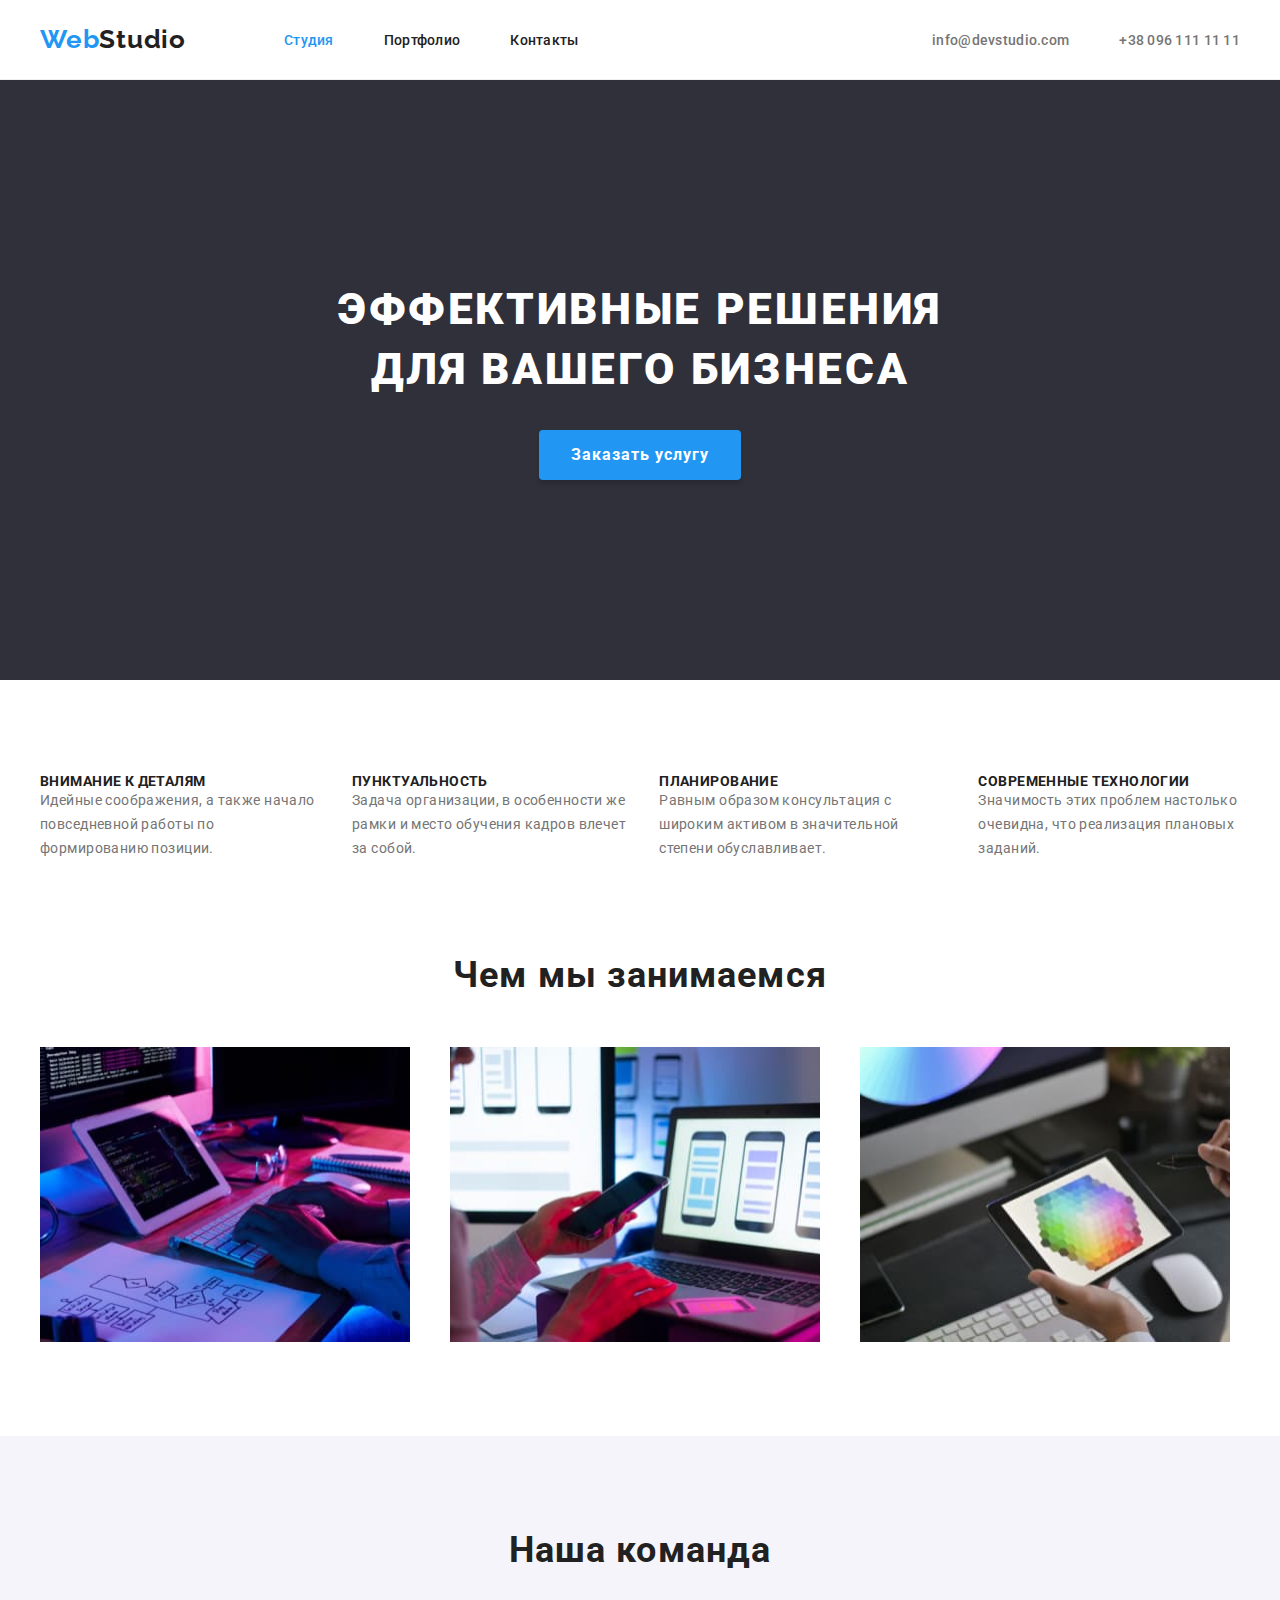
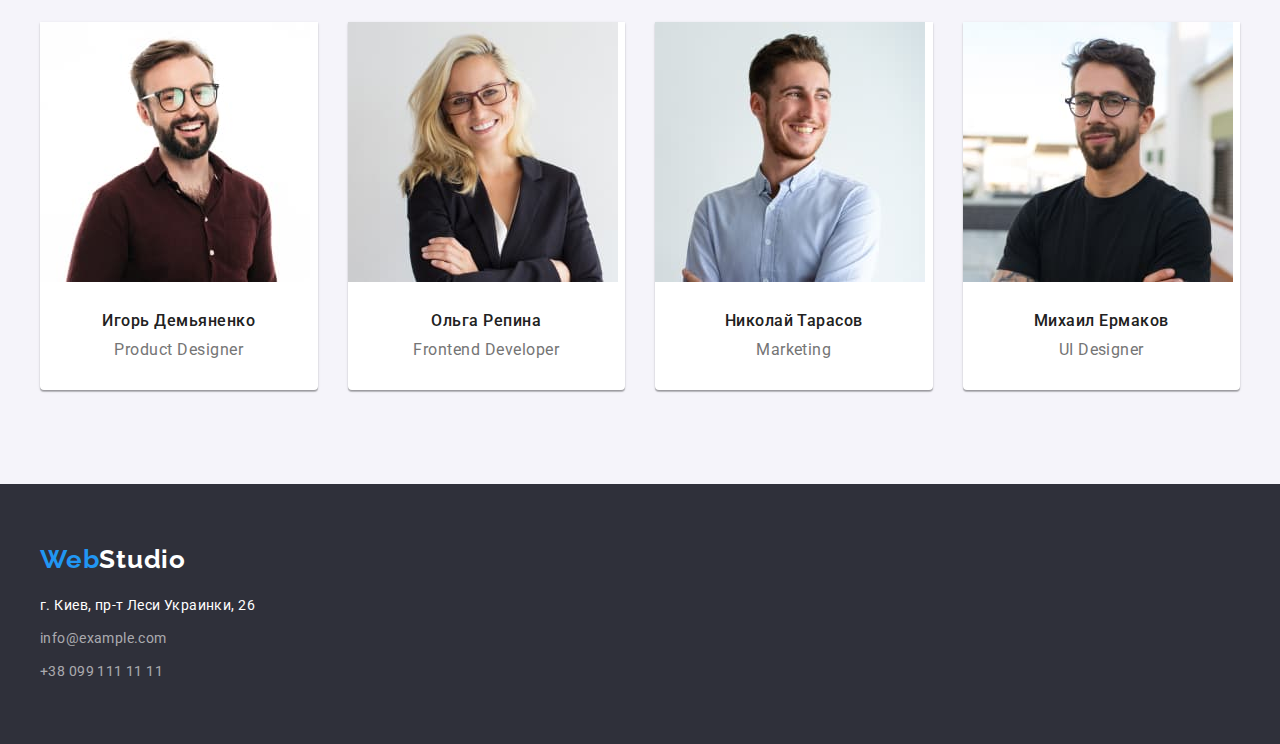
<file: index.html>
<!DOCTYPE html>
<html lang="ru">
  <head>
    <meta charset="UTF-8" />
    <meta http-equiv="X-UA-Compatible" content="IE=edge" />
    <meta name="viewport" content="width=device-width, initial-scale=1.0" />
    <title>Студия</title>
    <link
      rel="stylesheet"
      href="https://cdnjs.cloudflare.com/ajax/libs/modern-normalize/1.0.0/modern-normalize.min.css"
      integrity="sha512-ISS7cAi1PEhQ8jnbJpJZMd29NlhNj4AWYyLOSp2CE/CsHxTCu+r+t0D2yoJudVrd0/8fTVPUVDzY5Tvli75u/g=="
      crossorigin="anonymous"
    />
    <link
      href="https://fonts.googleapis.com/css2?family=Raleway:wght@700&family=Roboto:wght@400;500;700;900&display=swap"
      rel="stylesheet"
    />
    <link rel="preconnect" href="https://fonts.gstatic.com" />
    <link rel="stylesheet" href="./css/styles.css" />
  </head>

  <body>
    <header class="header">
      <div class="container header-container">
        <nav class="navigation">
          <a class="logo-title list" href="./index.html" lang="en"
            >Web<span class="logo-title-header">Studio</span></a
          >
          <ul class="site-navigation-list list">
            <li class="site-navigation-item">
              <a class="navigation-link list current" href="./index.html"
                >Студия</a
              >
            </li>
            <li class="site-navigation-item">
              <a class="navigation-link list" href="./portfolio.html"
                >Портфолио</a
              >
            </li>
            <li class="site-navigation-item">
              <a class="navigation-link list" href="">Контакты</a>
            </li>
          </ul>
        </nav>

        <ul class="adres-phone-list list">
          <li class="site-navigation-item">
            <a class="navigation-adres list" href="mailto:info@devstudio.com"
              >info@devstudio.com</a
            >
          </li>
          <li class="navigation-item">
            <a class="tel-link list" href="tel:+380961111111"
              >+38 096 111 11 11</a
            >
          </li>
        </ul>
      </div>
    </header>
    <main>
      <!-- hero section -->
      <section class="hero-section">
        <div class="container hero-section-container">
          <h1 class="hero-title">
            Эффективные решения <br />
            для вашего бизнеса
          </h1>
          <button class="main-screen-button" type="button">
            Заказать услугу
          </button>
        </div>
      </section>
      <!-- features section -->
      <section class="features-section">
        <div class="features-section-container container">
          <h2 class="visually-hidden">Особенности</h2>
          <ul class="features-list list">
            <li class="features-list-item">
              <h3 class="features-list-title">Внимание к деталям</h3>
              <p class="features-list-description">
                Идейные соображения, а также начало повседневной работы по
                формированию позиции.
              </p>
            </li>
            <li class="features-list-item">
              <h3 class="features-list-title">Пунктуальность</h3>
              <p class="features-list-description">
                Задача организации, в особенности же рамки и место обучения
                кадров влечет за собой.
              </p>
            </li>
            <li class="features-list-item">
              <h3 class="features-list-title">Планирование</h3>
              <p class="features-list-description">
                Равным образом консультация с широким активом в значительной
                степени обуславливает.
              </p>
            </li>
            <li class="features-list-item">
              <h3 class="features-list-title">Современные технологии</h3>
              <p class="features-list-description">
                Значимость этих проблем настолько очевидна, что реализация
                плановых заданий.
              </p>
            </li>
          </ul>
        </div>
      </section>
      <!-- what we do section -->
      <section class="what-we-do-section">
        <div class="container what-we-do-container">
          <h2 class="what-we-do-section-title section-title">
            Чем мы занимаемся
          </h2>
          <ul class="what-we-do-list list">
            <li class="what-we-do-list-item">
              <img
                src="./images/what_we_do/box1.jpg"
                alt="разработка кода"
                width="370"
                height="295"
              />
            </li>
            <li class="what-we-do-list-item">
              <img
                src="./images/what_we_do/box2.jpg"
                alt="разработка мобильного приложения"
                width="370"
                height="295"
              />
            </li>
            <li class="what-we-do-list-item">
              <img
                src="./images/what_we_do/box3.jpg"
                alt="разработка графического дизайна"
                width="370"
                height="295"
              />
            </li>
          </ul>
        </div>
      </section>
      <!-- our team section -->
      <section class="our-team-section">
        <div class="container our-team-section-container">
          <h2 class="section-title our-team-section-title">Наша команда</h2>
          <ul class="our-team-list list">
            <li class="our-team-list-item">
              <img
                src="./images/our_team/img.jpg"
                alt="Игорь Демьяненко"
                width="270"
                height="260"
              />
              <div class="our-team-poster-text">
                <h3 class="our-team-poster-title">Игорь Демьяненко</h3>
                <p class="our-team-poster-description" lang="en">
                  Product Designer
                </p>
              </div>
            </li>
            <li class="our-team-list-item">
              <img
                src="./images/our_team/img-1.jpg"
                alt="Ольга Репина"
                width="270"
                height="260"
              />
              <div class="our-team-poster-text">
                <h3 class="our-team-poster-title">Ольга Репина</h3>
                <p class="our-team-poster-description" lang="en">
                  Frontend Developer
                </p>
              </div>
            </li>
            <li class="our-team-list-item">
              <img
                src="./images/our_team/img-2.jpg"
                alt="Николай Тарасов"
                width="270"
                height="260"
              />
              <div class="our-team-poster-text">
                <h3 class="our-team-poster-title">Николай Тарасов</h3>
                <p class="our-team-poster-description" lang="en">Marketing</p>
              </div>
            </li>
            <li class="our-team-list-item">
              <img
                src="./images/our_team/img-3.jpg"
                alt="Михаил Ермаков"
                width="270"
                height="260"
              />
              <div class="our-team-poster-text">
                <h3 class="our-team-poster-title">Михаил Ермаков</h3>
                <p class="our-team-poster-description" lang="en">UI Designer</p>
              </div>
            </li>
          </ul>
        </div>
      </section>
    </main>
    <footer class="footer">
      <div class="container footer-container">
        <a class="logo-title list" href="./index.html" lang="en"
          >Web<span class="logo-title-footer">Studio</span></a
        >
        <address class="footer-adres-container">
          <ul class="footer-adres-list list">
            <li class="footer-adres-list-item">
              <a
                class="footer-adres list"
                href="https://goo.gl/maps/QxiGyejdrmaWkH7TA"
                target="_blank"
                rel="noopener noreferrer"
                >г. Киев, пр-т Леси Украинки, 26
              </a>
            </li>
            <li class="footer-adres-list-item">
              <a class="footer-email list" href="mailto:info@example.com"
                >info@example.com</a
              >
            </li>
            <li class="footer-adres-list-item">
              <a class="footer-tel list" href="tel:+380991111111"
                >+38 099 111 11 11</a
              >
            </li>
          </ul>
        </address>
      </div>
    </footer>
  </body>
</html>
</file>
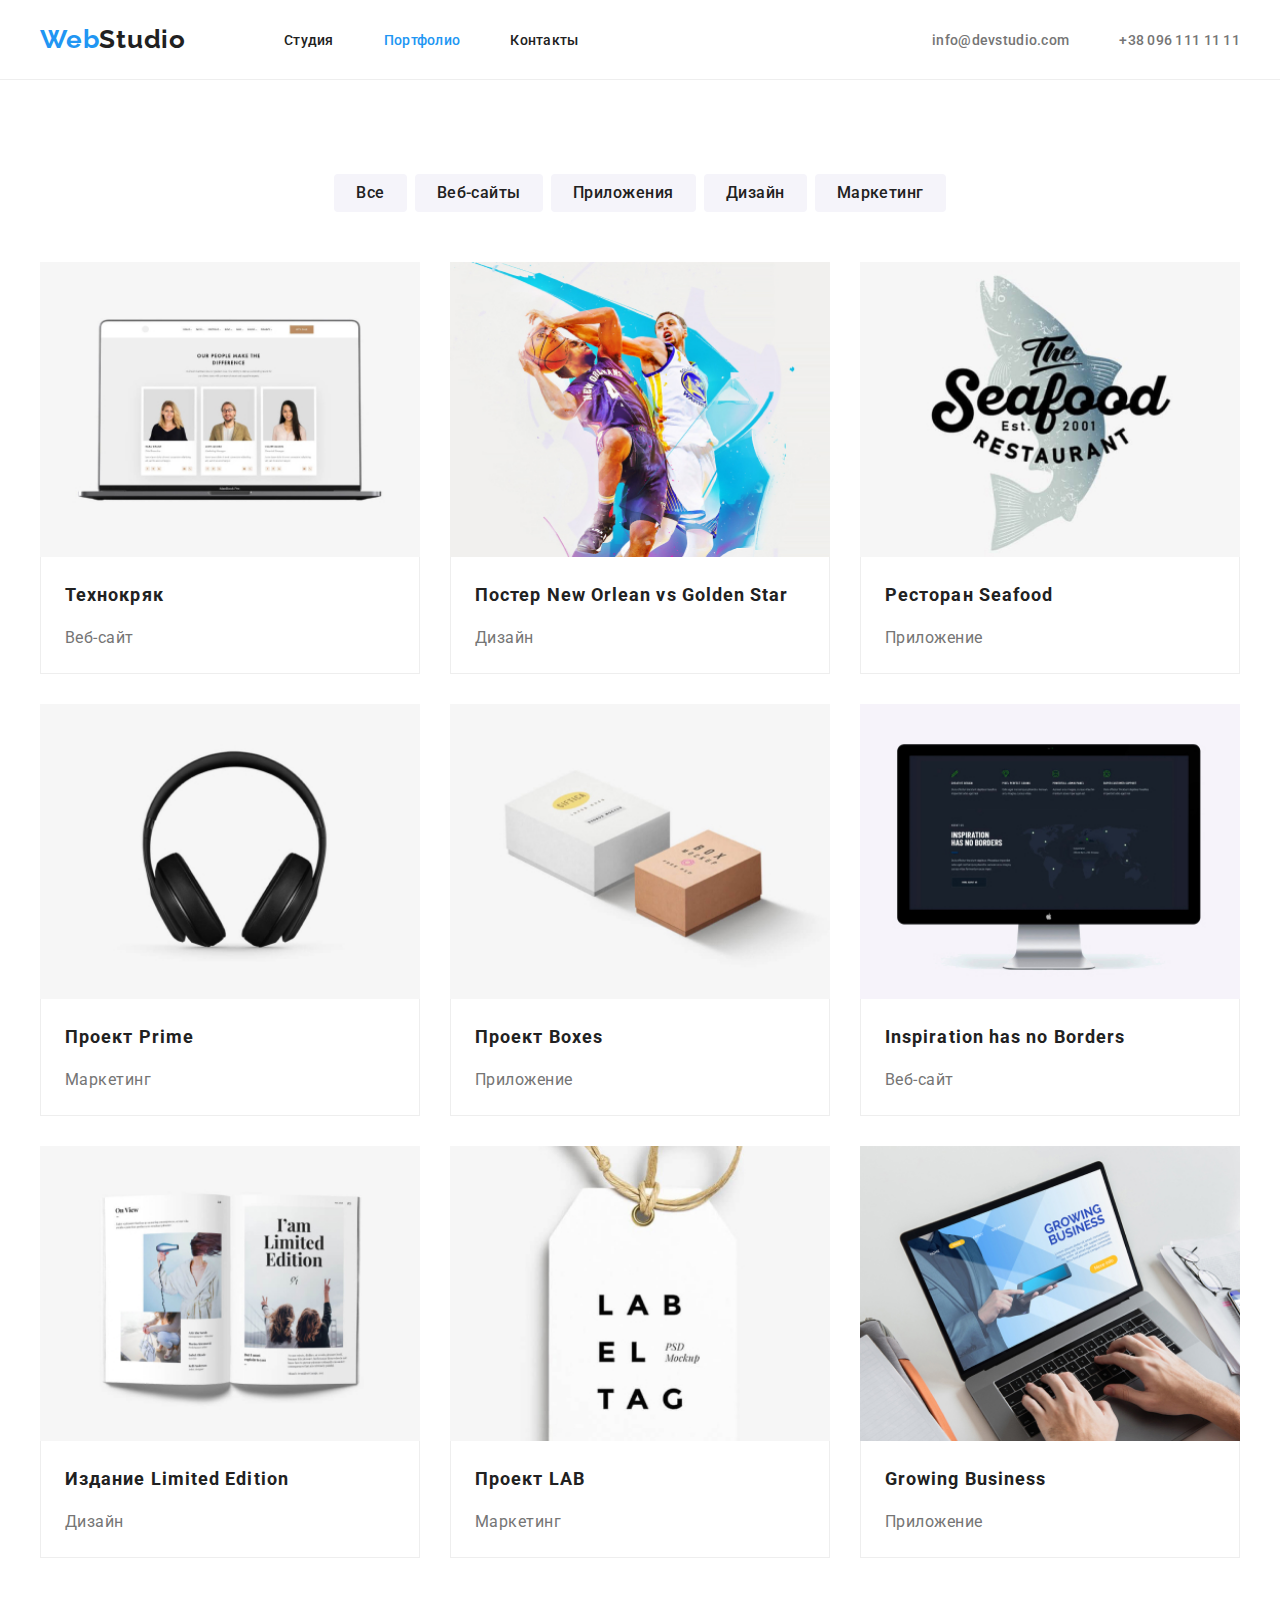
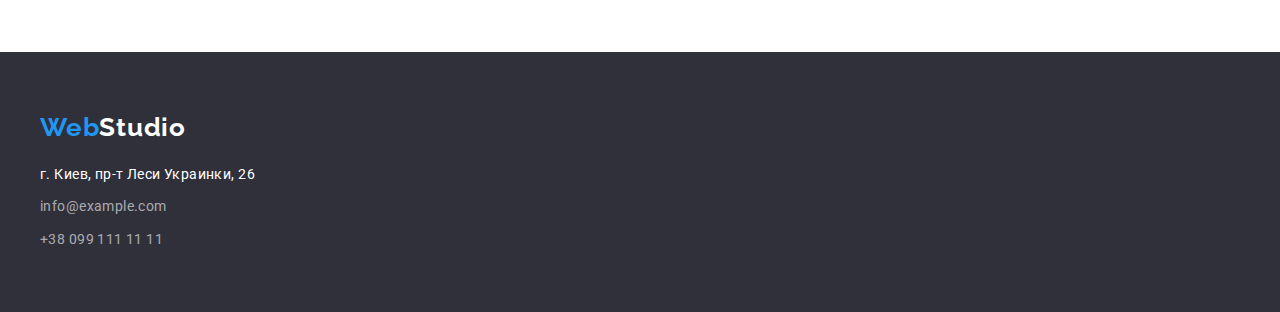
<file: portfolio.html>
<!DOCTYPE html>
<html lang="ru">
  <head>
    <meta charset="UTF-8" />
    <meta http-equiv="X-UA-Compatible" content="IE=edge" />
    <meta name="viewport" content="width=device-width, initial-scale=1.0" />
    <title>Портфолио</title>
    <link rel="preconnect" href="https://fonts.gstatic.com" />
    <link
      href="https://fonts.googleapis.com/css2?family=Raleway:wght@700&family=Roboto:wght@400;500;700;900&display=swap"
      rel="stylesheet"
    />
    <link rel="stylesheet" href="./css/styles.css" />
  </head>
  <body>
    <header class="header">
      <div class="container header-container">
        <nav class="navigation">
          <a class="logo-title list" href="./index.html" lang="en"
            >Web<span class="logo-title-header">Studio</span></a
          >
          <ul class="site-navigation-list list">
            <li class="site-navigation-item">
              <a class="navigation-link list" href="./index.html">Студия</a>
            </li>
            <li class="site-navigation-item">
              <a class="navigation-link list current" href="./portfolio.html"
                >Портфолио</a
              >
            </li>
            <li class="site-navigation-item">
              <a class="navigation-link list" href="">Контакты</a>
            </li>
          </ul>
        </nav>

        <ul class="adres-phone-list list">
          <li class="site-navigation-item">
            <a class="navigation-adres list" href="mailto:info@devstudio.com"
              >info@devstudio.com</a
            >
          </li>
          <li class="navigation-item">
            <a class="tel-link list" href="tel:+380961111111"
              >+38 096 111 11 11</a
            >
          </li>
        </ul>
      </div>
    </header>
    <main>
      <section class="portfolio-section">
        <div class="portfolio-container container">
          <h2 class="visually-hidden">Портфолио</h2>
          <ul class="portfolio-page-button-list">
            <li class="list portfolio-page-button-list-item">
              <button class="portfolio-page-button button-one" type="button">
                Все
              </button>
            </li>
            <li class="list portfolio-page-button-list-item">
              <button class="portfolio-page-button button-two" type="button">
                Веб-сайты
              </button>
            </li>
            <li class="list portfolio-page-button-list-item">
              <button class="portfolio-page-button button-three" type="button">
                Приложения
              </button>
            </li>
            <li class="list portfolio-page-button-list-item">
              <button class="portfolio-page-button button-four" type="button">
                Дизайн
              </button>
            </li>
            <li class="list portfolio-page-button-list-item">
              <button class="portfolio-page-button button-five" type="button">
                Маркетинг
              </button>
            </li>
          </ul>
          <ul class="portfolio-img-list">
            <li class="list portfolio-img-list-item">
              <img
                src="./images/portfolio/img.jpg"
                alt="ноутбук"
                width="380"
                height="295"
              />
              <div class="portfolio-poster-text">
                <h3 class="portfolio-poster-title">Технокряк</h3>
                <p class="portfolio-poster-discription">Веб-сайт</p>
              </div>
            </li>
            <li class="list portfolio-img-list-item">
              <img
                src="./images/portfolio/img-1.jpg"
                alt="ноутбук"
                width="380"
                height="295"
              />
              <div class="portfolio-poster-text">
                <h3 class="portfolio-poster-title">
                  Постер New Orlean vs Golden Star
                </h3>
                <p class="portfolio-poster-discription">Дизайн</p>
              </div>
            </li>
            <li class="list portfolio-img-list-item">
              <img
                src="./images/portfolio/img-2.jpg"
                alt="ноутбук"
                width="380"
                height="295"
              />
              <div class="portfolio-poster-text">
                <h3 class="portfolio-poster-title">Ресторан Seafood</h3>
                <p class="portfolio-poster-discription">Приложение</p>
              </div>
            </li>
            <li class="list portfolio-img-list-item">
              <img
                src="./images/portfolio/img-3.jpg"
                alt="ноутбук"
                width="380"
                height="295"
              />
              <div class="portfolio-poster-text">
                <h3 class="portfolio-poster-title">Проект Prime</h3>
                <p class="portfolio-poster-discription">Маркетинг</p>
              </div>
            </li>
            <li class="list portfolio-img-list-item">
              <img
                src="./images/portfolio/img-4.jpg"
                alt="ноутбук"
                width="380"
                height="295"
              />
              <div class="portfolio-poster-text">
                <h3 class="portfolio-poster-title">Проект Boxes</h3>
                <p class="portfolio-poster-discription">Приложение</p>
              </div>
            </li>
            <li class="list portfolio-img-list-item">
              <img
                src="./images/portfolio/img-5.jpg"
                alt="ноутбук"
                width="380"
                height="295"
              />
              <div class="portfolio-poster-text">
                <h3 class="portfolio-poster-title">
                  Inspiration has no Borders
                </h3>
                <p class="portfolio-poster-discription">Веб-сайт</p>
              </div>
            </li>
            <li class="list portfolio-img-list-item">
              <img
                src="./images/portfolio/img-6.jpg"
                alt="ноутбук"
                width="380"
                height="295"
              />
              <div class="portfolio-poster-text">
                <h3 class="portfolio-poster-title">Издание Limited Edition</h3>
                <p class="portfolio-poster-discription">Дизайн</p>
              </div>
            </li>
            <li class="list portfolio-img-list-item">
              <img
                src="./images/portfolio/img-7.jpg"
                alt="ноутбук"
                width="380"
                height="295"
              />
              <div class="portfolio-poster-text">
                <h3 class="portfolio-poster-title">Проект LAB</h3>
                <p class="portfolio-poster-discription">Маркетинг</p>
              </div>
            </li>
            <li class="list portfolio-img-list-item">
              <img
                src="./images/portfolio/img-8.jpg"
                alt="ноутбук"
                width="380"
                height="295"
              />
              <div class="portfolio-poster-text">
                <h3 class="portfolio-poster-title">Growing Business</h3>
                <p class="portfolio-poster-discription">Приложение</p>
              </div>
            </li>
          </ul>
        </div>
      </section>
    </main>
    <footer class="footer">
      <div class="container footer-container">
        <a class="logo-title list" href="./index.html" lang="en"
          >Web<span class="logo-title-footer">Studio</span></a
        >
        <address class="footer-adres-container">
          <ul class="list">
            <li class="footer-adres-list-item">
              <a
                class="footer-adres list"
                href="https://goo.gl/maps/QxiGyejdrmaWkH7TA"
                target="_blank"
                rel="noopener noreferrer"
                >г. Киев, пр-т Леси Украинки, 26
              </a>
            </li>
            <li class="footer-adres-list-item">
              <a class="footer-email list" href="mailto:info@example.com"
                >info@example.com</a
              >
            </li>
            <li class="footer-adres-list-item">
              <a class="footer-tel list" href="tel:+380991111111"
                >+38 099 111 11 11</a
              >
            </li>
          </ul>
        </address>
      </div>
    </footer>
  </body>
</html>
</file>
<file: css/styles.css>
:root {
  --accent-color: #2196f3;
  --page-main-color: #2f303a;
  --page-secondary-color: #f5f4fa;
  --page-navigation-text-color: #212121;
  --main-title-text-color: #ffffff;
  --description-text-color: #757575;
  --footer-color: #2f303a;
  --section-title: #212121;
  --poster-title: #212121;
  --navigation-link: #757575;
  --our-team-poster-description-background-color: #ffffff;
}

h1,
h2,
h3,
h4,
h5,
h6,
p {
  margin-top: 0;
  margin-bottom: 0;
}

ol,
ul {
  margin-top: 0;
  margin-bottom: 0;
  padding-left: 0;
}

.list {
  list-style: none;
}

.list {
  text-decoration: none;
}

img {
  display: block;
}

body {
  margin: 0;
  font-family: "Roboto", sans-serif;
  color: #212121;
}

.navigation-adres:hover,
.navigation-adres:focus,
.navigation-link:hover,
.navigation-link:focus,
.tel-link:hover,
.tel-link:focus {
  color: var(--accent-color);
}

.header {
  display: flex;
  border-bottom: 1px solid #eeeeee;
  padding: 24px 0;
}

.navigation {
  display: flex;
  align-items: center;
}

.section-title {
  font-style: normal;
  font-weight: bold;
  font-size: 36px;
  line-height: 1.16;
  text-align: center;
  letter-spacing: 0.03em;
  color: var(--section-title);
}

.container {
  width: 1200px;
  padding-left: 15px;
  padding-right: 15px;
  margin: 0 auto;
}

.visually-hidden {
  position: absolute;
  width: 1px;
  height: 1px;
  margin: -1px;
  border: 0;
  padding: 0;

  white-space: nowrap;
  clip-path: inset(100%);
  clip: rect(0 0 0 0);
  overflow: hidden;
}

/* ===============headr================ */

.header-container {
  display: flex;
  /* justify-content: space-between; */
  align-items: center;
}

.logo-title {
  /* margin-top: 24px;
  margin-bottom: 25px; */
  /* padding-top: 24px;
  padding-bottom: 25px; */

  font-family: "Raleway", sans-serif;
  font-weight: bold;
  font-size: 26px;
  line-height: 1.19;
  letter-spacing: 0.03em;
  color: var(--accent-color);
}

.logo-title-header {
  color: #212121;
}

.site-navigation-list {
  display: flex;
  margin-left: 98px;
}

.site-navigation-item:not(:last-child) {
  margin-right: 50px;
}

.navigation-link {
  padding-top: 5px;
  padding-bottom: 5px;
  font-weight: 500;
  font-size: 14px;
  line-height: 1.14;
  letter-spacing: 0.02em;
  color: var(--page-navigation-text-color);
}

.current {
  color: var(--accent-color);
}

.adres-phone-list {
  display: flex;
  margin-left: auto;
}

.tel-link {
  padding-top: 5px;
  padding-bottom: 5px;
  font-weight: 500;
  font-size: 14px;
  line-height: 1.14;
  letter-spacing: 0.02em;
  color: var(--navigation-link);
}

.navigation-adres {
  padding-top: 5px;
  padding-bottom: 5px;
  font-weight: 500;
  font-size: 14px;
  line-height: 1.14;
  letter-spacing: 0.02em;
  color: var(--navigation-link);
}
/* =========================end header====================== */

/* ========================hero section===================== */
.hero-section {
  /* left: 0px;
  top: 80px; */
  background: var(--page-main-color);
  text-align: center;
  padding: 200px 0;
}

/* .hero-section-container {
  padding-bottom: 200px;
} */

.hero-title {
  /* padding-top: 200px; */
  font-weight: 900;
  font-size: 44px;
  line-height: 1.36;
  text-align: center;
  letter-spacing: 0.06em;
  text-transform: uppercase;
  color: var(--main-title-text-color);
}

.main-screen-button {
  margin-top: 30px;
  padding: 10px 32px;
  box-shadow: 0px 4px 4px rgba(0, 0, 0, 0.15);
  border: 0;
  border-radius: 4px;
  background-color: var(--accent-color);
  cursor: pointer;
  font-family: inherit;
  font-weight: bold;
  font-size: 16px;
  line-height: 1.87;
  letter-spacing: 0.06em;
  color: var(--main-title-text-color);
}

/* .main-screen-button-text {
  position: absolute;
  width: 136px;
  height: 30px;
  left: 732px;
  top: 440px;
  font-family: Roboto;
  font-style: normal;
  font-weight: bold;
  font-size: 16px;
  line-height: 30px;
  display: flex;
  align-items: center;
  text-align: center;
  letter-spacing: 0.06em;
  color: white;
} */

/* ======================== end hero section===================== */

/* ========================features-section===================== */

.features-section {
  padding-top: 94px;
}

.features-section-container {
}

.features-list {
  display: flex;
}

.features-list-item:not(:last-child) {
  margin-right: 30px;
}

.features-section-title {
  width: 376px;
  height: 42px;
  left: 612px;
  top: 969px;
  font-family: Roboto;
  font-style: normal;
  font-weight: bold;
  font-size: 36px;
  line-height: 1.16;
  text-align: center;
  letter-spacing: 0.03em;
}

.features-list-title {
  font-style: normal;
  font-weight: bold;
  font-size: 14px;
  line-height: 1.14;
  letter-spacing: 0.03em;
  text-transform: uppercase;
}

.features-list-description {
  font-style: normal;
  font-weight: normal;
  font-size: 14px;
  line-height: 1.71;
  letter-spacing: 0.03em;
  color: var(--description-text-color);
}

/*======================== end features-section ===============================*/

/*======================== what-we-do-section ===============================*/
.what-we-do-section {
  padding-top: 94px;
  padding-bottom: 94px;
}

.what-we-do-container {
}

.what-we-do-section-title {
  margin-bottom: 50px;
}

.what-we-do-list {
  display: flex;
  flex-wrap: wrap;
  margin-left: -30px;
  margin-top: -30px;
}

.what-we-do-list-item {
  margin-left: 30px;
  margin-top: 30px;
  flex-basis: calc((100% - 90px) / 3);
}

.what-we-do-img {
  display: row;
}

/*========================end what-we-do-section ===============================*/

/*========================our-team-section ===============================*/

.our-team-section {
  padding-top: 94px;
  padding-bottom: 94px;

  background: var(--page-secondary-color);
}

.our-team-section-container {
}

.our-team-section-title {
  margin-bottom: 50px;
}

.our-team-list {
  display: flex;
  flex-wrap: wrap;
  margin-left: -30px;
  margin-top: -30px;
}

.our-team-list-item {
  margin-left: 30px;
  margin-top: 30px;
  flex-basis: calc((100% - 120px) / 4);
  background: var(--our-team-poster-description-background-color);

  box-shadow: 0px 1px 3px rgba(0, 0, 0, 0.12), 0px 1px 1px rgba(0, 0, 0, 0.14),
    0px 2px 1px rgba(0, 0, 0, 0.2);
  border-radius: 0px 0px 4px 4px;
}

.our-team-poster-text {
  padding-top: 30px;
  padding-bottom: 30px;
}

.our-team-poster-title {
  margin-bottom: 10px;
  font-style: normal;
  font-weight: 500;
  font-size: 16px;
  line-height: 1.18;
  text-align: center;
  letter-spacing: 0.03em;
  color: var(--poster-title);
}

.our-team-poster-description {
  text-align: center;
  font-size: 16px;
  line-height: 1.18;
  letter-spacing: 0.03em;
  color: var(--description-text-color);
}

/* ======================end our-team-section=================== */

/*========================================================== porfolio page======================================== */

.portfolio-section {
  padding-top: 94px;
  margin-bottom: 94px;
}

.portfolio-container {
}

.portfolio-page-button-list {
  justify-content: center;
  display: flex;
  margin-bottom: 50px;
}

.portfolio-page-button:focus,
.portfolio-page-button:hover {
  color: white;
  background-color: var(--accent-color);
  box-shadow: 0px 3px 1px rgba(0, 0, 0, 0.1), 0px 1px 2px rgba(0, 0, 0, 0.08),
    0px 2px 2px rgba(0, 0, 0, 0.12);
  border-radius: 4px;
}
/* .button-one{
  width: 73px;
height: 38px;
left: 495px;
top: 174px;
}
.button-two{
  width: 128px;
height: 38px;
left: 576px;
top: 174px;
}

.button-three{
  width: 145px;
height: 38px;
left: 712px;
top: 174px;

background: #F5F4FA;
border-radius: 4px;
}

.button-four{
  width: 103px;
height: 38px;
left: 865px;
top: 174px;
}

.button-five{
  width: 130px;
height: 38px;
left: 976px;
top: 174px;
} */

.portfolio-page-button {
  padding: 6px 22px;
  background: var(--page-secondary-color);
  border: 0;
  border-radius: 4px;
  font-family: inherit;
  cursor: pointer;
  font-weight: 500;
  font-size: 16px;
  line-height: 1.62;
  text-align: center;
  letter-spacing: 0.03em;
  color: #212121;
}

.portfolio-page-button-list-item:not(:last-child) {
  margin-right: 8px;
}

.portfolio-img-list {
  display: flex;
  flex-wrap: wrap;
  margin-left: -30px;
  margin-top: -30px;
}

.portfolio-img-list-item {
  margin-left: 30px;
  margin-top: 30px;
  flex-basis: calc((100% - 90px) / 3);
}

.portfolio-poster-text {
  /* display: flex; */
  flex-direction: column;
  border: 1px solid #eeeeee;
  border-top: 0;
  padding: 20px 24px;
}

.portfolio-poster-title {
  margin-bottom: 10px;
  font-weight: bold;
  font-size: 18px;
  line-height: 2;
  letter-spacing: 0.06em;
  color: var(--poster-title);
}

.portfolio-poster-discription {
  font-weight: normal;
  font-size: 16px;
  line-height: 1.87;
  letter-spacing: 0.03em;
  color: var(--description-text-color);
}

/* .portfolio-footer {
  width: 1600px;
  height: 252px;
  left: 0px;
  top: 1628px;
  background: #2f303a;
} */
/* ======================footer dection=================== */

.footer-adres:hover,
.footer-adres:focus,
.footer-email:hover,
.footer-email:focus,
.footer-tel:hover,
.footer-tel:focus {
  color: white;
}

.footer {
  background: var(--footer-color);
}

.footer-container {
  padding-top: 60px;
  padding-bottom: 60px;
}

.logo-title-footer {
  color: white;
}

.footer-adres-container {
  font-style: normal;
  margin-top: 20px;
}

.footer-adres-list-item:not(:last-child) {
  margin-bottom: 9px;
}

.footer-adres {
  font-weight: normal;
  font-size: 14px;
  line-height: 1.71;
  letter-spacing: 0.03em;
  color: white;
}

.footer-email {
  font-weight: normal;
  font-size: 14px;
  line-height: 1.71;
  letter-spacing: 0.03em;
  color: rgba(255, 255, 255, 0.6);
}

.footer-tel {
  font-weight: normal;
  font-size: 14px;
  line-height: 1.71;
  letter-spacing: 0.03em;
  color: rgba(255, 255, 255, 0.6);
}
</file>
